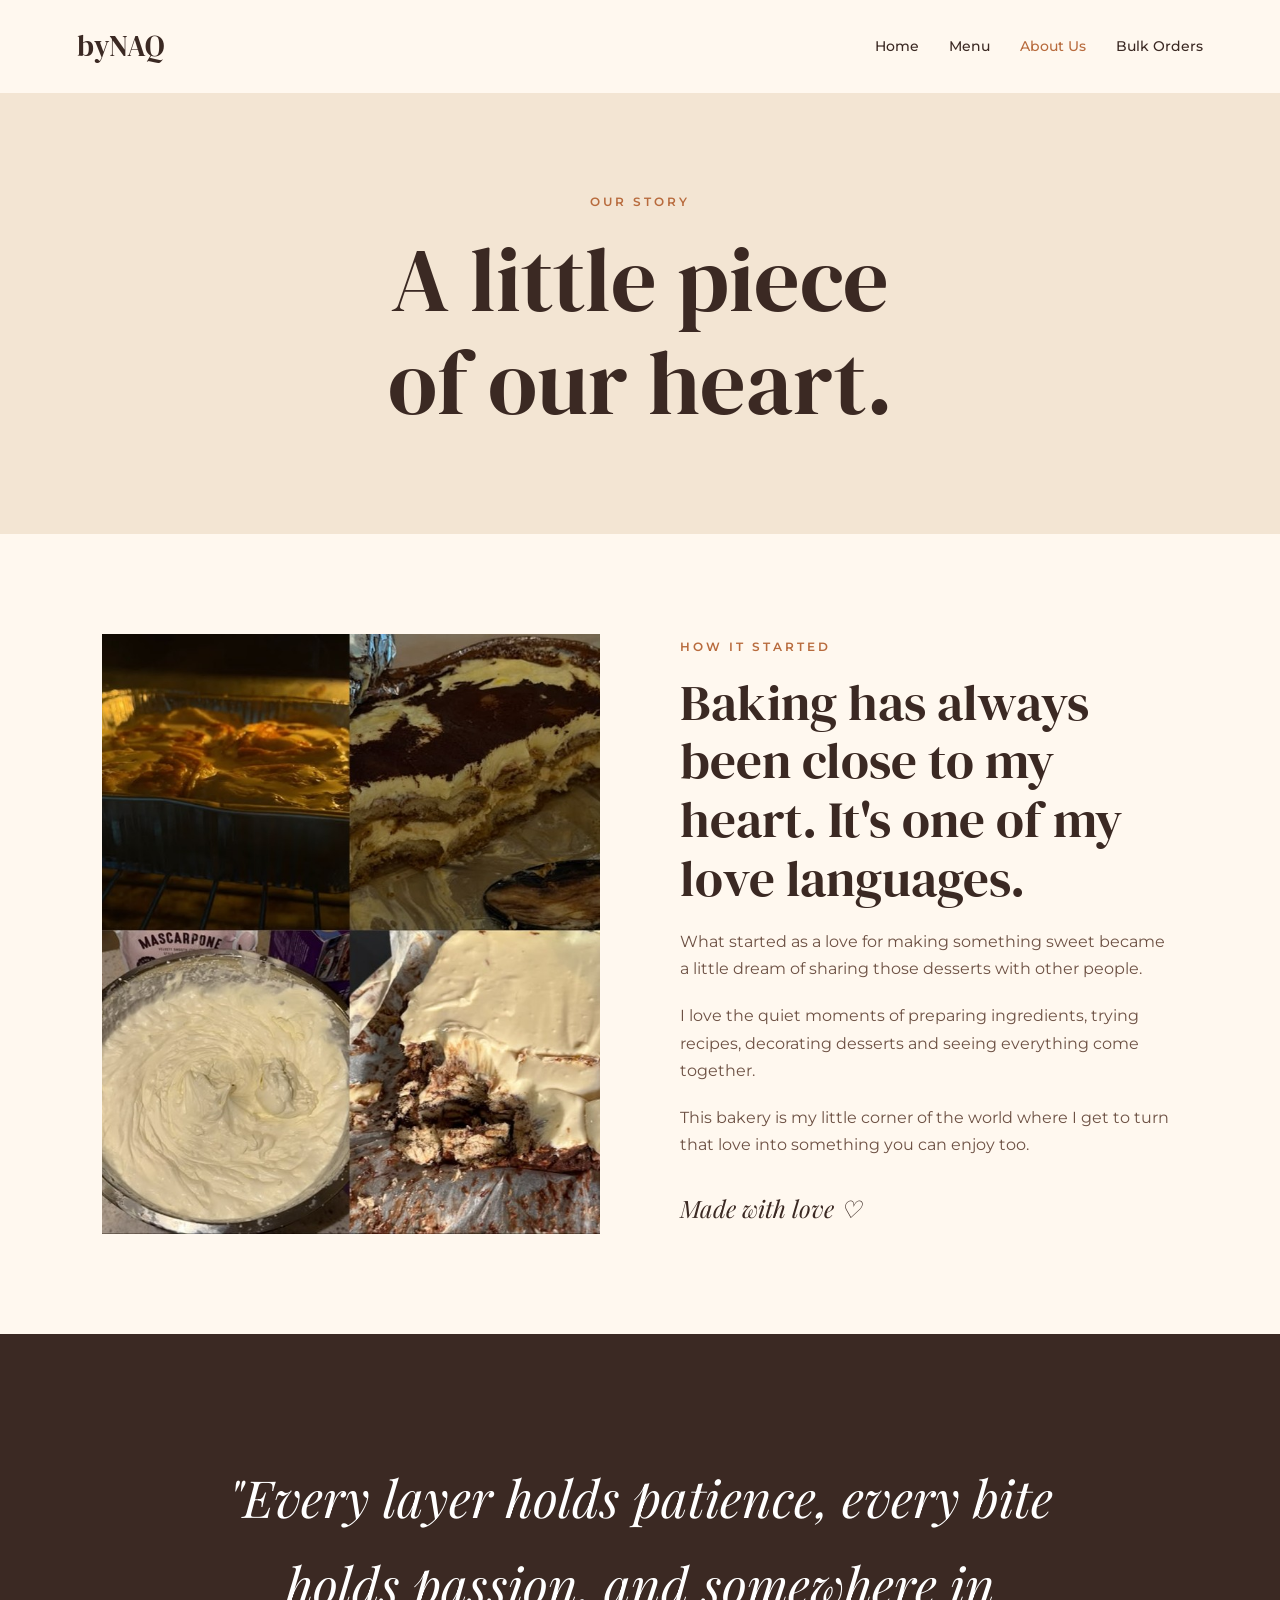
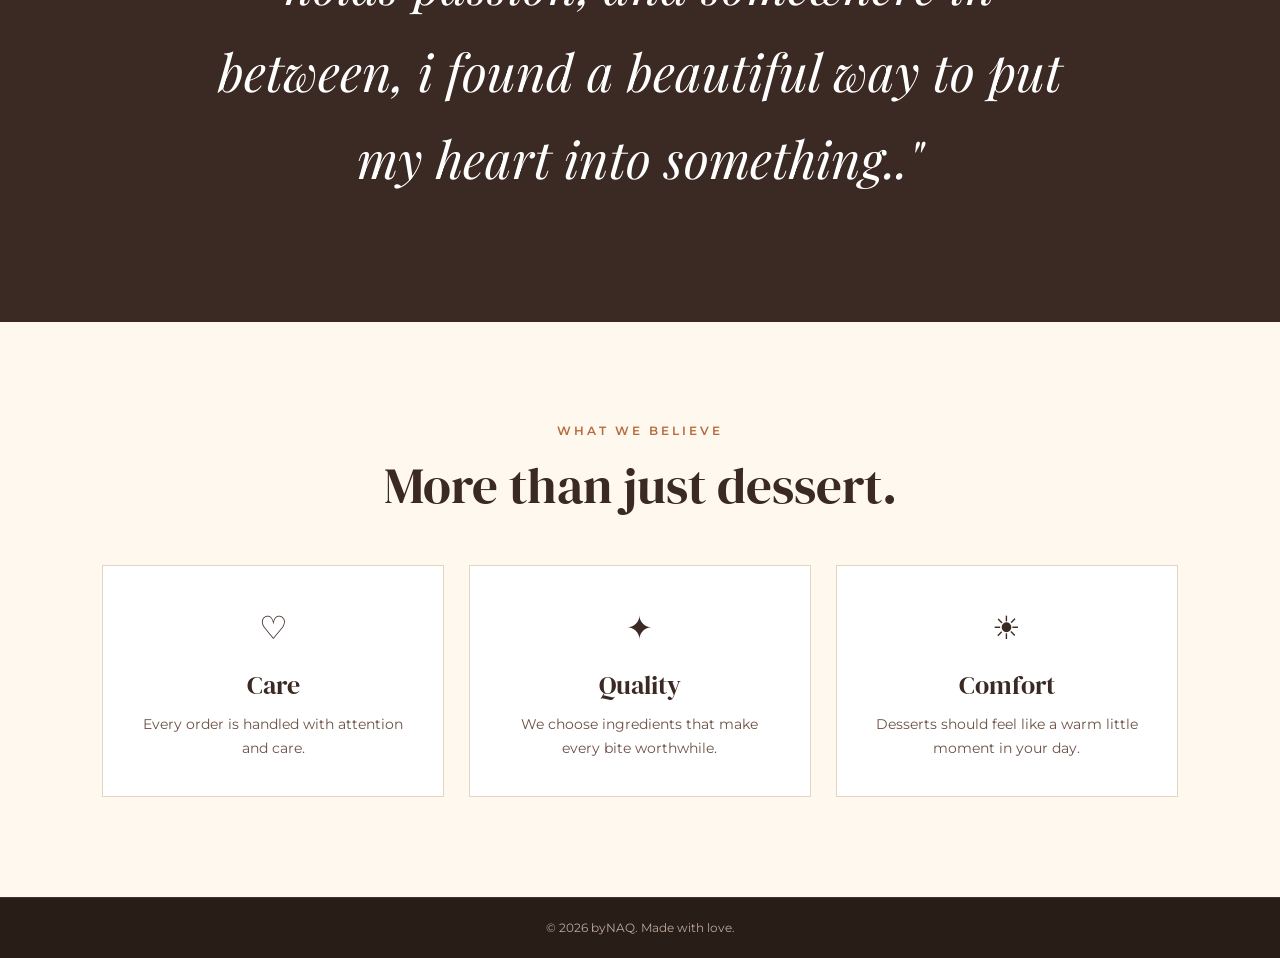
<file: about.html>
<!DOCTYPE html>
<html lang="en">

<head>

    <meta charset="UTF-8">

    <meta name="viewport"
          content="width=device-width, initial-scale=1.0">

    <title>About Us | byNAQ</title>

    <link rel="stylesheet"
          href="css/style.css">

    <link rel="preconnect"
          href="https://fonts.googleapis.com">

    <link rel="preconnect"
          href="https://fonts.gstatic.com"
          crossorigin>

    <link href="https://fonts.googleapis.com/css2?family=DM+Serif+Display&family=Montserrat:wght@400;500;600&family=Playfair+Display:ital,wght@0,500;1,500&display=swap"
          rel="stylesheet">

</head>


<body>


<header class="navbar">

    <div class="logo">
        <a href="index.html">
            byNAQ
        </a>
    </div>

    <button class="menu-toggle"
            id="menuToggle">
        ☰
    </button>

    <nav id="navMenu">

        <a href="index.html">
            Home
        </a>

        <a href="menu.html">
            Menu
        </a>

        <a href="about.html"
           class="active">
            About Us
        </a>

        <a href="bulk-order.html">
            Bulk Orders
        </a>

    </nav>

</header>


<section class="page-header">

    <p class="eyebrow">
        OUR STORY
    </p>

    <h1>
        A little piece<br>
        of our heart.
    </h1>

</section>


<section class="story section">

    <div class="story-image">

        <img src="images/collage2.jpeg"
             alt="Homemade baking">

    </div>


    <div class="story-content">

        <p class="eyebrow">
            HOW IT STARTED
        </p>

        <h2>
            Baking has always been close to my heart. It's one of my love languages.
        </h2>

        <p>
            What started as a love for making something
            sweet became a little dream of sharing
            those desserts with other people.
        </p>

        <p>
            I love the quiet moments of preparing
            ingredients, trying recipes, decorating
            desserts and seeing everything come together.
        </p>

        <p>
            This bakery is my little corner of the world
            where I get to turn that love into something
            you can enjoy too.
        </p>

        <p class="signature">
            Made with love ♡
        </p>

    </div>

</section>


<section class="quote-section">

    <blockquote>

        "Every layer holds patience, every bite holds passion, and somewhere in between, i found a beautiful way to put my heart into something.."

    </blockquote>

</section>


<section class="values section">

    <div class="section-heading center">

        <p class="eyebrow">
            WHAT WE BELIEVE
        </p>

        <h2>
            More than just dessert.
        </h2>

    </div>


    <div class="value-grid">

        <div class="value-card">

            <div class="value-icon">
                ♡
            </div>

            <h3>
                Care
            </h3>

            <p>
                Every order is handled with
                attention and care.
            </p>

        </div>


        <div class="value-card">

            <div class="value-icon">
                ✦
            </div>

            <h3>
                Quality
            </h3>

            <p>
                We choose ingredients that
                make every bite worthwhile.
            </p>

        </div>


        <div class="value-card">

            <div class="value-icon">
                ☀
            </div>

            <h3>
                Comfort
            </h3>

            <p>
                Desserts should feel like
                a warm little moment in your day.
            </p>

        </div>

    </div>

</section>


<footer>

    <div class="footer-bottom">

        <p>
            © 2026 byNAQ. Made with love.
        </p>

    </div>

</footer>


<script src="js/script.js"></script>

</body>
</html>
</file>
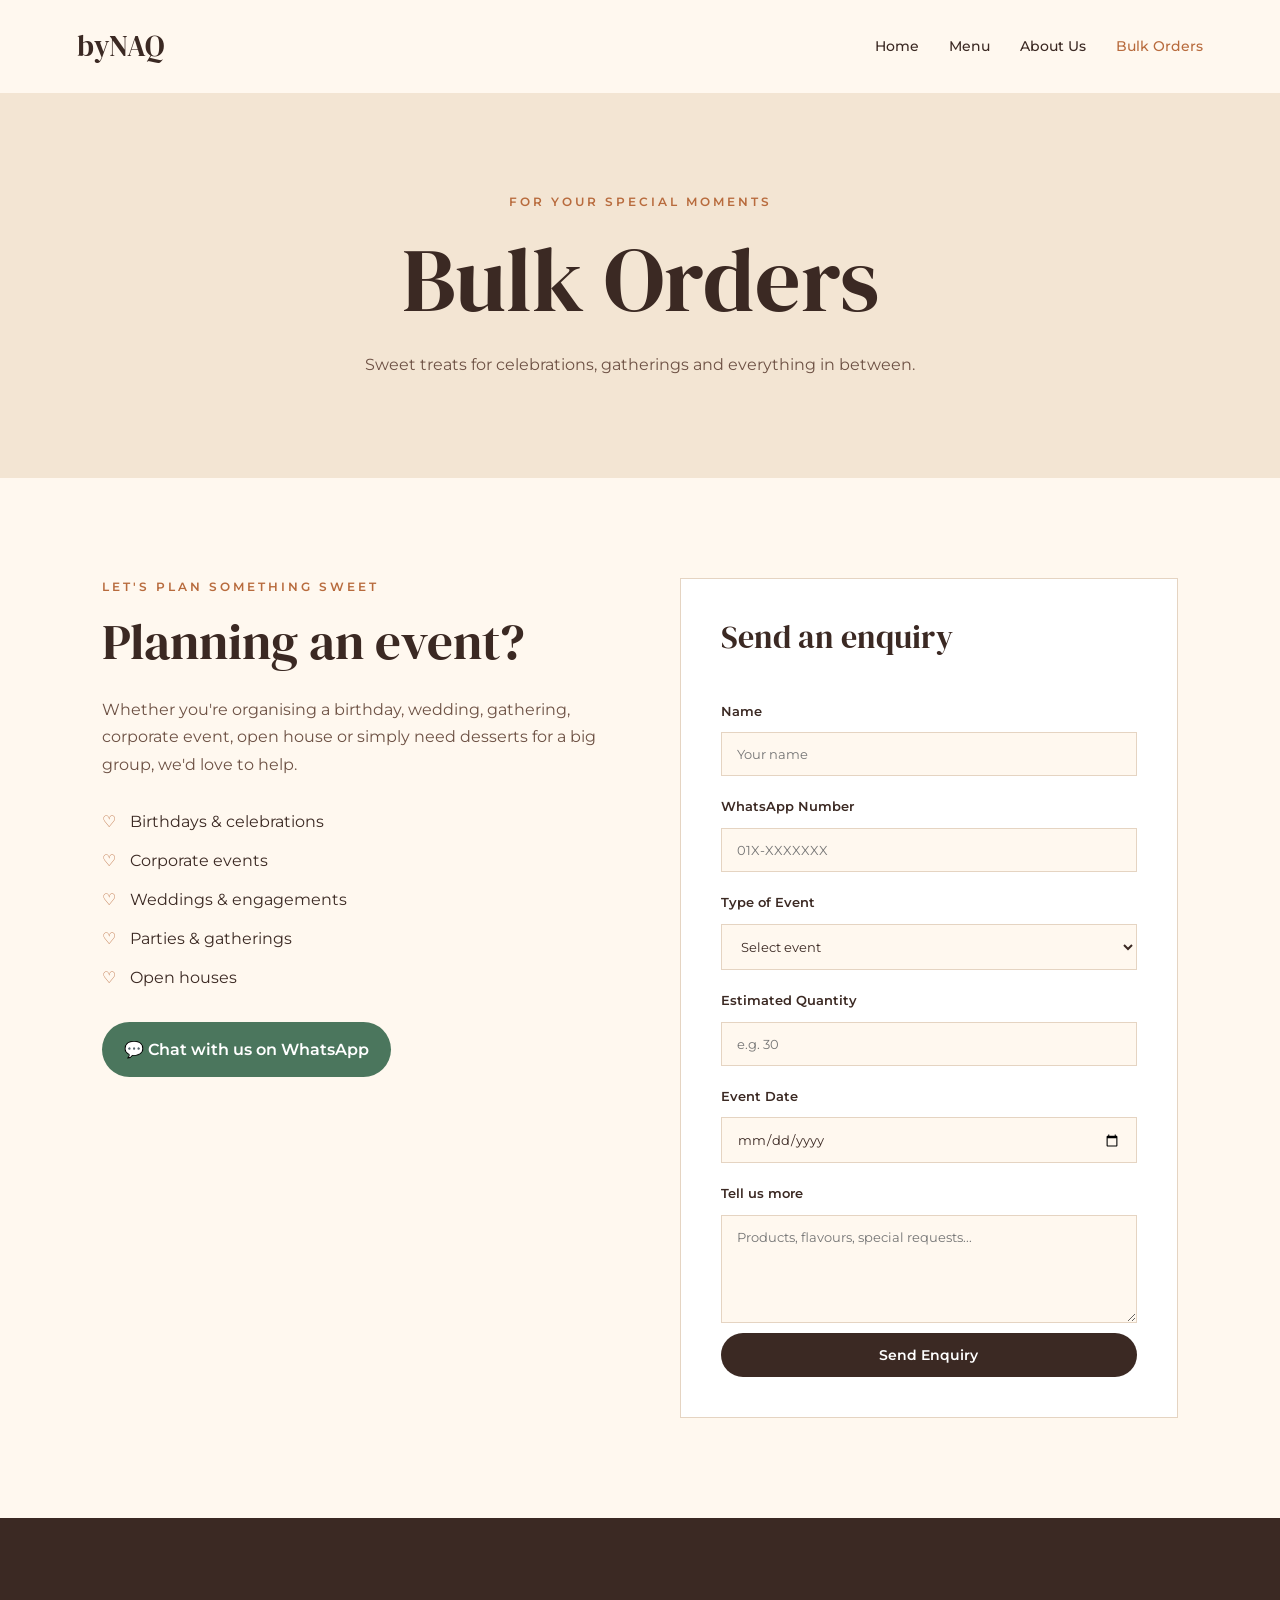
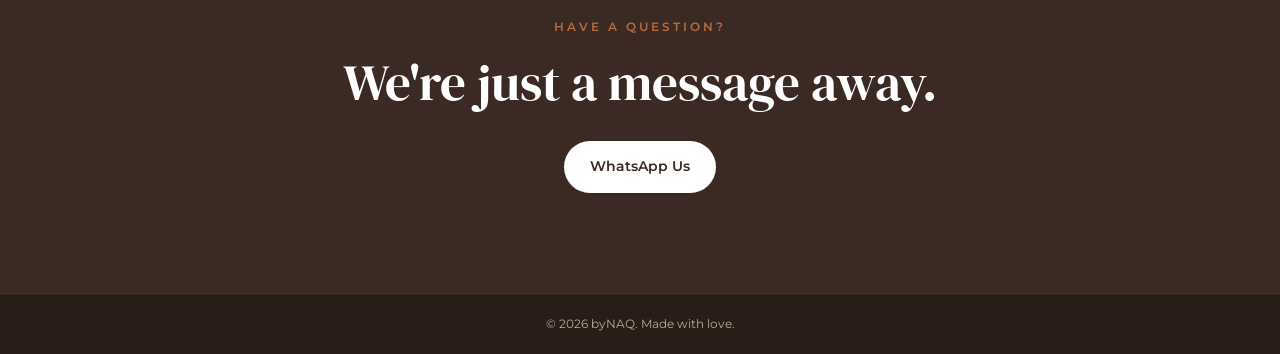
<file: bulk-order.html>
<!DOCTYPE html>
<html lang="en">

<head>

    <meta charset="UTF-8">

    <meta name="viewport"
          content="width=device-width, initial-scale=1.0">

    <meta name="description"
          content="Place a bulk dessert order for events, celebrations and special occasions.">

    <title>Bulk Orders | byNAQ</title>

    <link rel="stylesheet"
          href="css/style.css">

    <link rel="preconnect"
          href="https://fonts.googleapis.com">

    <link rel="preconnect"
          href="https://fonts.gstatic.com"
          crossorigin>

    <link href="https://fonts.googleapis.com/css2?family=DM+Serif+Display&family=Montserrat:wght@400;500;600&family=Playfair+Display:ital,wght@0,500;1,500&display=swap"
          rel="stylesheet">

</head>


<body>


<header class="navbar">

    <div class="logo">

        <a href="index.html">
            byNAQ
        </a>

    </div>


    <button class="menu-toggle"
            id="menuToggle">

        ☰

    </button>


    <nav id="navMenu">

        <a href="index.html">
            Home
        </a>

        <a href="menu.html">
            Menu
        </a>

        <a href="about.html">
            About Us
        </a>

        <a href="bulk-order.html"
           class="active">

            Bulk Orders

        </a>

    </nav>

</header>


<section class="page-header">

    <p class="eyebrow">
        FOR YOUR SPECIAL MOMENTS
    </p>

    <h1>
        Bulk Orders
    </h1>

    <p>
        Sweet treats for celebrations,
        gatherings and everything in between.
    </p>

</section>


<section class="bulk-section section">


    <div class="bulk-info">

        <p class="eyebrow">
            LET'S PLAN SOMETHING SWEET
        </p>

        <h2>
            Planning an event?
        </h2>

        <p>
            Whether you're organising a birthday,
            wedding, gathering, corporate event,
            open house or simply need desserts
            for a big group, we'd love to help.
        </p>


        <div class="bulk-list">

            <div>
                <span>♡</span>
                Birthdays & celebrations
            </div>

            <div>
                <span>♡</span>
                Corporate events
            </div>

            <div>
                <span>♡</span>
                Weddings & engagements
            </div>

            <div>
                <span>♡</span>
                Parties & gatherings
            </div>

            <div>
                <span>♡</span>
                Open houses
            </div>

        </div>


        <a href="https://wa.me/601116147300"
           target="_blank"
           class="whatsapp-button">

            💬 Chat with us on WhatsApp

        </a>

    </div>


    <div class="bulk-form-container">

        <form id="bulkForm">

            <h2>
                Send an enquiry
            </h2>


            <label>
                Name
            </label>

            <input type="text"
                   id="bulkName"
                   placeholder="Your name"
                   required>


            <label>
                WhatsApp Number
            </label>

            <input type="tel"
                   id="bulkPhone"
                   placeholder="01X-XXXXXXX"
                   required>


            <label>
                Type of Event
            </label>

            <select id="bulkEvent"
                    required>

                <option value="">
                    Select event
                </option>

                <option>
                    Birthday
                </option>

                <option>
                    Wedding
                </option>

                <option>
                    Corporate Event
                </option>

                <option>
                    Gathering
                </option>

                <option>
                    Open House
                </option>

                <option>
                    Other
                </option>

            </select>


            <label>
                Estimated Quantity
            </label>

            <input type="number"
                   id="bulkQuantity"
                   min="1"
                   placeholder="e.g. 30"
                   required>


            <label>
                Event Date
            </label>

            <input type="date"
                   id="bulkDate"
                   required>


            <label>
                Tell us more
            </label>

            <textarea id="bulkMessage"
                      rows="5"
                      placeholder="Products, flavours, special requests..."></textarea>


            <button type="submit"
                    class="btn btn-primary full-width">

                Send Enquiry

            </button>

        </form>

    </div>

</section>


<section class="cta">

    <p class="eyebrow">
        HAVE A QUESTION?
    </p>

    <h2>
        We're just a message away.
    </h2>

    <a href="https://wa.me/601116147300"
       target="_blank"
       class="btn btn-light">

        WhatsApp Us

    </a>

</section>


<footer>

    <div class="footer-bottom">

        <p>
            © 2026 byNAQ. Made with love.
        </p>

    </div>

</footer>


<script src="js/script.js"></script>

</body>
</html>
</file>
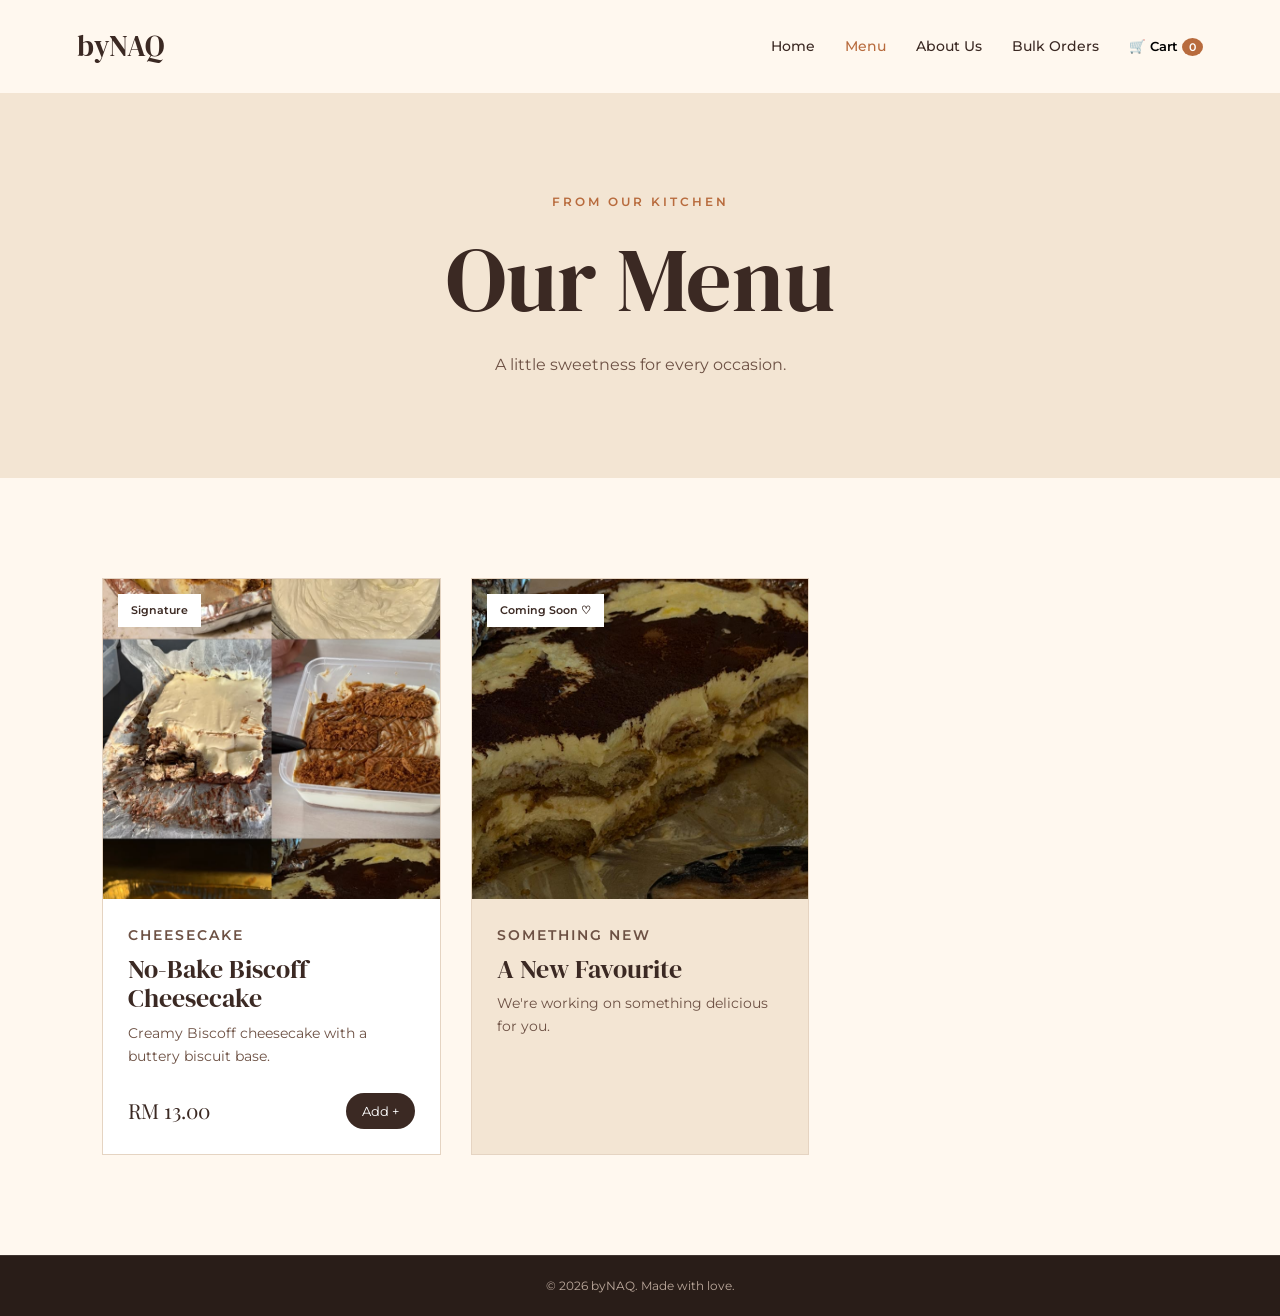
<file: menu.html>
<!DOCTYPE html>
<html lang="en">

<head>

    <meta charset="UTF-8">

    <meta name="viewport"
          content="width=device-width, initial-scale=1.0">

    <meta name="description"
          content="Browse our homemade desserts and place an order.">

    <title>Menu | byNAQ</title>

    <link rel="stylesheet"
          href="css/style.css">

    <link rel="preconnect"
          href="https://fonts.googleapis.com">

    <link rel="preconnect"
          href="https://fonts.gstatic.com"
          crossorigin>

    <link href="https://fonts.googleapis.com/css2?family=DM+Serif+Display&family=Montserrat:wght@400;500;600&family=Playfair+Display:ital,wght@0,500;1,500&display=swap"
          rel="stylesheet">

</head>


<body>


<header class="navbar">

    <div class="logo">
        <a href="index.html">byNAQ</a>
    </div>

    <button class="menu-toggle"
            id="menuToggle">
        ☰
    </button>

    <nav id="navMenu">

        <a href="index.html">
            Home
        </a>

        <a href="menu.html"
           class="active">
            Menu
        </a>

        <a href="about.html">
            About Us
        </a>

        <a href="bulk-order.html">
            Bulk Orders
        </a>

        <button class="cart-button"
                onclick="openCart()">

            🛒 Cart
            <span id="cartCount">0</span>

        </button>

    </nav>

</header>


<!-- PAGE HEADER -->

<section class="page-header">

    <p class="eyebrow">
        FROM OUR KITCHEN
    </p>

    <h1>
        Our Menu
    </h1>

    <p>
        A little sweetness for every occasion.
    </p>

</section>


<!-- PRODUCTS -->

<section class="menu-section section">

    <div class="product-grid">


        <!-- PRODUCT 1 -->

        <article class="product-card">

            <div class="product-image">

                <img src="images/collage1.jpeg"
                     alt="No-bake Biscoff cheesecake">

                <span class="product-tag">
                    Signature
                </span>

            </div>


            <div class="product-info">

                <p class="product-category">
                    CHEESECAKE
                </p>

                <h2>
                    No-Bake Biscoff Cheesecake
                </h2>

                <p>
                    Creamy Biscoff cheesecake
                    with a buttery biscuit base.
                </p>


                <div class="product-bottom">

                    <span class="product-price">
                        RM 13.00
                    </span>

                    <button class="add-cart"
                            onclick="addToCart(
                            'No-Bake Biscoff Cheesecake',
                            13.00
                            )">

                        Add +

                    </button>

                </div>

            </div>

        </article>


        <!-- FUTURE PRODUCT -->

        <article class="product-card coming-soon">

            <div class="product-image">

                <div class="coming-soon-text">
                  <img src="images/tiramisu.jpeg" alt="Tiramisu">
                </div> 

                <span class="product-tag">
                     Coming Soon ♡
                </span>

            </div>


            <div class="product-info">

                <p class="product-category">
                    SOMETHING NEW
                </p>

                <h2>
                    A New Favourite
                </h2>

                <p>
                    We're working on something
                    delicious for you.
                </p>

            </div>

        </article>


    </div>

</section>


<!-- CART -->

<div id="cartModal"
     class="modal">

    <div class="modal-content cart-content">

        <button class="modal-close"
                onclick="closeCart()">
            ×
        </button>

        <p class="eyebrow">
            YOUR ORDER
        </p>

        <h2>
            Shopping Cart
        </h2>


        <div id="cartItems">

            <p class="empty-cart">
                Your cart is empty.
            </p>

        </div>


        <div class="cart-total">

            <span>
                Total
            </span>

            <strong id="cartTotal">
                RM 0.00
            </strong>

        </div>


        <button class="btn btn-primary full-width"
                onclick="checkout()">

            Proceed to Order

        </button>

    </div>

</div>


<!-- ORDER MODAL -->

<div id="orderModal"
     class="modal">

    <div class="modal-content">

        <button class="modal-close"
                onclick="closeOrder()">
            ×
        </button>

        <p class="eyebrow">
            ALMOST THERE
        </p>

        <h2>
            Complete Your Order
        </h2>

        <form id="orderForm">

            <label>
                Name
            </label>

            <input type="text"
                   id="customerName"
                   required>


            <label>
                WhatsApp Number
            </label>

            <input type="tel"
                   id="customerPhone"
                   required>


            <label>
                Preferred Date
            </label>

            <input type="date"
                   id="orderDate"
                   required>


            <label>
                Notes
            </label>

            <textarea id="orderNotes"
                      rows="4"
                      placeholder="Anything we should know?"></textarea>


            <button type="submit"
                    class="btn btn-primary">

                Submit Order

            </button>

        </form>

    </div>

</div>


<footer>

    <div class="footer-bottom">

        <p>
            © 2026 byNAQ. Made with love.
        </p>

    </div>

</footer>


<script src="js/script.js"></script>

</body>
</html>
</file>
<file: css/style.css>
/* =========================================
   GLOBAL
========================================= */

* {
    margin: 0;
    padding: 0;
    box-sizing: border-box;
}

:root {

    --cream: #fff8ef;
    --cream-dark: #f3e5d3;

    --brown: #3b2923;
    --brown-light: #6d5144;

    --caramel: #b86b3d;
    --caramel-dark: #92512d;

    --white: #ffffff;

    --border: #e5d4c2;

}

html {
    scroll-behavior: smooth;
}

body {

    background: var(--cream);

    color: var(--brown);

    font-family: "Montserrat",
        sans-serif;

    line-height: 1.7;

}

img {

    width: 100%;

    display: block;

    object-fit: cover;

}

a {

    color: inherit;

    text-decoration: none;

}

button,
input,
textarea,
select {

    font-family: inherit;

}


/* =========================================
   NAVIGATION
========================================= */

.navbar {

    width: 100%;

    padding: 22px 6%;

    display: flex;

    align-items: center;

    justify-content: space-between;

    background: var(--cream);

    position: relative;

    z-index: 100;

}

.logo a {

    font-family:
        "DM Serif Display",
        serif;

    font-size: 1.8rem;

}

nav {

    display: flex;

    align-items: center;

    gap: 30px;

}

nav a {

    font-size: 0.85rem;

    font-weight: 500;

    transition: 0.3s;

}

nav a:hover,
nav a.active {

    color: var(--caramel);

}

.nav-order {

    background: var(--brown);

    color: white !important;

    padding: 10px 20px;

    border-radius: 30px;

}

.menu-toggle {

    display: none;

    border: none;

    background: none;

    font-size: 1.6rem;

    cursor: pointer;

}


/* =========================================
   TYPOGRAPHY
========================================= */

h1,
h2,
h3 {

    font-family:
        "DM Serif Display",
        serif;

    font-weight: 400;

    line-height: 1.15;

}

h1 {

    font-size: clamp(
        3rem,
        7vw,
        6rem
    );

}

h2 {

    font-size: clamp(
        2.2rem,
        4vw,
        4rem
    );

}

.eyebrow {

    font-size: 0.72rem;

    letter-spacing: 3px;

    font-weight: 600;

    color: var(--caramel);

    margin-bottom: 15px;

}

.section {

    padding: 100px 8%;

}

.section-heading {

    max-width: 700px;

    margin-bottom: 50px;

}

.section-heading p:last-child {

    margin-top: 25px;

    color: var(--brown-light);

}

.center {

    text-align: center;

    margin-left: auto;

    margin-right: auto;

}


/* =========================================
   BUTTONS
========================================= */

.btn {

    display: inline-block;

    border: none;

    cursor: pointer;

    padding: 14px 26px;

    border-radius: 40px;

    font-weight: 600;

    font-size: 0.85rem;

    transition: 0.3s;

}

.btn-primary {

    background: var(--brown);

    color: white;

}

.btn-primary:hover {

    background: var(--caramel);

    transform: translateY(-2px);

}

.btn-outline {

    border: 1px solid white;

    color: white;

}

.btn-outline:hover {

    background: white;

    color: var(--brown);

}

.btn-light {

    background: white;

    color: var(--brown);

}

.full-width {

    width: 100%;

}


/* =========================================
   HERO
========================================= */

.hero {

    min-height: 80vh;

    background-image:
        url("../images/hero.jpg");

    background-size: cover;

    background-position: center;

    position: relative;

    display: flex;

    align-items: center;

}

.hero-overlay {

    position: absolute;

    inset: 0;

    background:
        linear-gradient(
            90deg,
            rgba(45, 29, 22, .78),
            rgba(45, 29, 22, .25)
        );

}

.hero-content {

    position: relative;

    z-index: 2;

    max-width: 700px;

    margin-left: 8%;

    color: white;

}

.hero-content > p:not(.eyebrow) {

    max-width: 550px;

    margin: 25px 0 35px;

    font-size: 1.05rem;

}

.hero .eyebrow {

    color: #f4c9a4;

}

.hero-buttons {

    display: flex;

    gap: 15px;

    flex-wrap: wrap;

}


/* =========================================
   INTRO
========================================= */

.intro {

    text-align: center;

}

.intro .section-heading {

    margin-left: auto;

    margin-right: auto;

}


/* =========================================
   FEATURED
========================================= */

.featured {

    display: grid;

    grid-template-columns:
        1fr 1fr;

    gap: 70px;

    align-items: center;

    background: var(--cream-dark);

}

.featured-image img {

    height: 550px;

    border-radius: 4px;

}

.featured-content {

    max-width: 550px;

}

.product-description {

    color: var(--brown-light);

    margin: 25px 0;

}

.price {

    font-family:
        "Playfair Display",
        serif;

    font-size: 1.6rem;

    margin-bottom: 20px;

}

.text-link {

    font-weight: 600;

    color: var(--caramel);

}


/* =========================================
   VALUES
========================================= */

.value-grid {

    display: grid;

    grid-template-columns:
        repeat(3, 1fr);

    gap: 25px;

}

.value-card {

    text-align: center;

    padding: 35px;

    background: white;

    border: 1px solid var(--border);

}

.value-icon {

    font-size: 2rem;

    margin-bottom: 15px;

}

.value-card h3 {

    font-size: 1.6rem;

    margin-bottom: 12px;

}

.value-card p {

    color: var(--brown-light);

    font-size: 0.9rem;

}


/* =========================================
   REVIEWS
========================================= */

.reviews {

    background: #f5eadc;

}

.review-grid {

    display: grid;

    grid-template-columns:
        repeat(3, 1fr);

    gap: 25px;

}

.review-card {

    background: white;

    padding: 30px;

    border: 1px solid var(--border);

}

.review-stars {

    color: var(--caramel);

    letter-spacing: 2px;

    margin-bottom: 15px;

}

.review-text {

    font-family:
        "Playfair Display",
        serif;

    font-style: italic;

    margin-bottom: 20px;

}

.review-name {

    font-weight: 600;

    font-size: 0.8rem;

}

.review-button-container {

    text-align: center;

    margin-top: 40px;

}


/* =========================================
   CTA
========================================= */

.cta {

    padding: 100px 8%;

    text-align: center;

    background: var(--brown);

    color: white;

}

.cta h2 {

    margin-bottom: 30px;

}


/* =========================================
   PAGE HEADER
========================================= */

.page-header {

    text-align: center;

    padding: 100px 20px;

    background: var(--cream-dark);

}

.page-header p:last-child {

    margin-top: 20px;

    color: var(--brown-light);

}


/* =========================================
   MENU
========================================= */

.product-grid {

    display: grid;

    grid-template-columns:
        repeat(3, 1fr);

    gap: 30px;

}

.product-card {

    background: white;

    border: 1px solid var(--border);

}

.product-image {

    height: 320px;

    position: relative;

    overflow: hidden;

}

.product-image img {

    height: 100%;

    transition: transform .5s;

}

.product-card:hover
.product-image img {

    transform: scale(1.04);

}

.product-tag {

    position: absolute;

    top: 15px;

    left: 15px;

    background: white;

    padding: 7px 13px;

    font-size: .7rem;

    font-weight: 600;

}

.product-info {

    padding: 25px;

}

.product-category {

    color: var(--caramel);

    font-size: .65rem;

    letter-spacing: 2px;

    font-weight: 600;

}

.product-info h2 {

    font-size: 1.6rem;

    margin: 8px 0;

}

.product-info p {

    color: var(--brown-light);

    font-size: .85rem;

}

.product-bottom {

    margin-top: 25px;

    display: flex;

    align-items: center;

    justify-content: space-between;

}

.product-price {

    font-family:
        "Playfair Display",
        serif;

    font-size: 1.3rem;

}

.add-cart {

    background: var(--brown);

    color: white;

    border: none;

    border-radius: 30px;

    padding: 10px 16px;

    cursor: pointer;

}

.coming-soon {

    background: var(--cream-dark);

}

.coming-soon .product-image {

    display: flex;

    align-items: center;

    justify-content: center;

}

.coming-soon-text {

    font-family:
        "Playfair Display",
        serif;

    font-size: 1.5rem;

}


/* =========================================
   CART
========================================= */

.cart-button {

    border: none;

    background: none;

    cursor: pointer;

    font-weight: 600;

}

#cartCount {

    background: var(--caramel);

    color: white;

    border-radius: 50%;

    padding: 2px 7px;

    font-size: .7rem;

}

.cart-item {

    display: flex;

    justify-content: space-between;

    padding: 15px 0;

    border-bottom: 1px solid var(--border);

}

.remove-item {

    border: none;

    background: none;

    color: var(--caramel);

    cursor: pointer;

}

.cart-total {

    display: flex;

    justify-content: space-between;

    margin: 25px 0;

    font-size: 1.2rem;

}

.empty-cart {

    padding: 30px 0;

    text-align: center;

    color: var(--brown-light);

}


/* =========================================
   ABOUT
========================================= */

.story {

    display: grid;

    grid-template-columns:
        1fr 1fr;

    gap: 80px;

    align-items: center;

}

.story-image img {

    height: 600px;

}

.story-content p:not(.eyebrow):not(.signature) {

    margin: 20px 0;

    color: var(--brown-light);

}

.signature {

    font-family:
        "Playfair Display",
        serif;

    font-style: italic;

    font-size: 1.5rem;

    margin-top: 30px;

}

.quote-section {

    background: var(--brown);

    color: white;

    padding: 120px 10%;

    text-align: center;

}

blockquote {

    max-width: 900px;

    margin: auto;

    font-family:
        "Playfair Display",
        serif;

    font-size: clamp(
        2rem,
        4vw,
        3.5rem
    );

    font-style: italic;

}


/* =========================================
   BULK ORDERS
========================================= */

.bulk-section {

    display: grid;

    grid-template-columns:
        1fr 1fr;

    gap: 80px;

}

.bulk-info {

    max-width: 550px;

}

.bulk-info > p:not(.eyebrow) {

    color: var(--brown-light);

    margin: 25px 0;

}

.bulk-list {

    margin: 30px 0;

}

.bulk-list div {

    margin: 12px 0;

}

.bulk-list span {

    color: var(--caramel);

    margin-right: 10px;

}

.whatsapp-button {

    display: inline-block;

    background: #4b765d;

    color: white;

    padding: 14px 22px;

    border-radius: 30px;

    font-weight: 600;

}

.bulk-form-container {

    background: white;

    padding: 40px;

    border: 1px solid var(--border);

}

.bulk-form-container h2 {

    font-size: 2rem;

    margin-bottom: 25px;

}


/* =========================================
   FORMS
========================================= */

form {

    display: flex;

    flex-direction: column;

    gap: 10px;

}

label {

    font-size: .8rem;

    font-weight: 600;

    margin-top: 10px;

}

input,
textarea,
select {

    width: 100%;

    border: 1px solid var(--border);

    padding: 13px 15px;

    background: var(--cream);

    color: var(--brown);

    outline: none;

}

input:focus,
textarea:focus,
select:focus {

    border-color: var(--caramel);

}


/* =========================================
   MODALS
========================================= */

.modal {

    display: none;

    position: fixed;

    inset: 0;

    background:
        rgba(35, 24, 19, .65);

    z-index: 1000;

    padding: 30px;

    overflow-y: auto;

}

.modal.show {

    display: flex;

    align-items: center;

    justify-content: center;

}

.modal-content {

    background: var(--cream);

    width: 100%;

    max-width: 550px;

    padding: 45px;

    position: relative;

}

.modal-close {

    position: absolute;

    right: 20px;

    top: 15px;

    border: none;

    background: none;

    font-size: 2rem;

    cursor: pointer;

    color: var(--brown);

}


/* =========================================
   FOOTER
========================================= */

footer {

    background: #291d18;

    color: white;

}

.footer-main {

    padding: 70px 8%;

    display: grid;

    grid-template-columns:
        2fr 1fr 1fr;

    gap: 50px;

}

.footer-brand h3 {

    font-size: 2rem;

    margin-bottom: 10px;

}

.footer-brand p {

    color: #d4c3b7;

}

.footer-links {

    display: flex;

    flex-direction: column;

    gap: 10px;

}

.footer-links h4 {

    margin-bottom: 10px;

}

.footer-links a {

    color: #d4c3b7;

    font-size: .85rem;

}

.footer-bottom {

    border-top:
        1px solid rgba(255,255,255,.1);

    padding: 20px 8%;

    text-align: center;

    color: #bca99c;

    font-size: .75rem;

}


/* =========================================
   RESPONSIVE
========================================= */

@media (max-width: 900px) {

    .menu-toggle {

        display: block;

    }

    nav {

        display: none;

        position: absolute;

        top: 100%;

        left: 0;

        width: 100%;

        background: var(--cream);

        flex-direction: column;

        padding: 25px;

        gap: 20px;

        box-shadow:
            0 10px 20px rgba(0,0,0,.08);

    }

    nav.show {

        display: flex;

    }

    .featured,
    .story,
    .bulk-section {

        grid-template-columns: 1fr;

    }

    .value-grid,
    .review-grid {

        grid-template-columns: 1fr;

    }

    .product-grid {

        grid-template-columns:
            repeat(2, 1fr);

    }

    .footer-main {

        grid-template-columns: 1fr 1fr;

    }

}


@media (max-width: 600px) {

    .section {

        padding: 70px 6%;

    }

    .hero {

        min-height: 75vh;

    }

    .hero-content {

        margin: 0 6%;

    }

    .product-grid {

        grid-template-columns: 1fr;

    }

    .featured-image img,
    .story-image img {

        height: 400px;

    }

    .footer-main {

        grid-template-columns: 1fr;

    }

    .bulk-form-container {

        padding: 25px;

    }

    .modal {

        padding: 15px;

    }

    .modal-content {

        padding: 30px 22px;

    }

}
</file>
